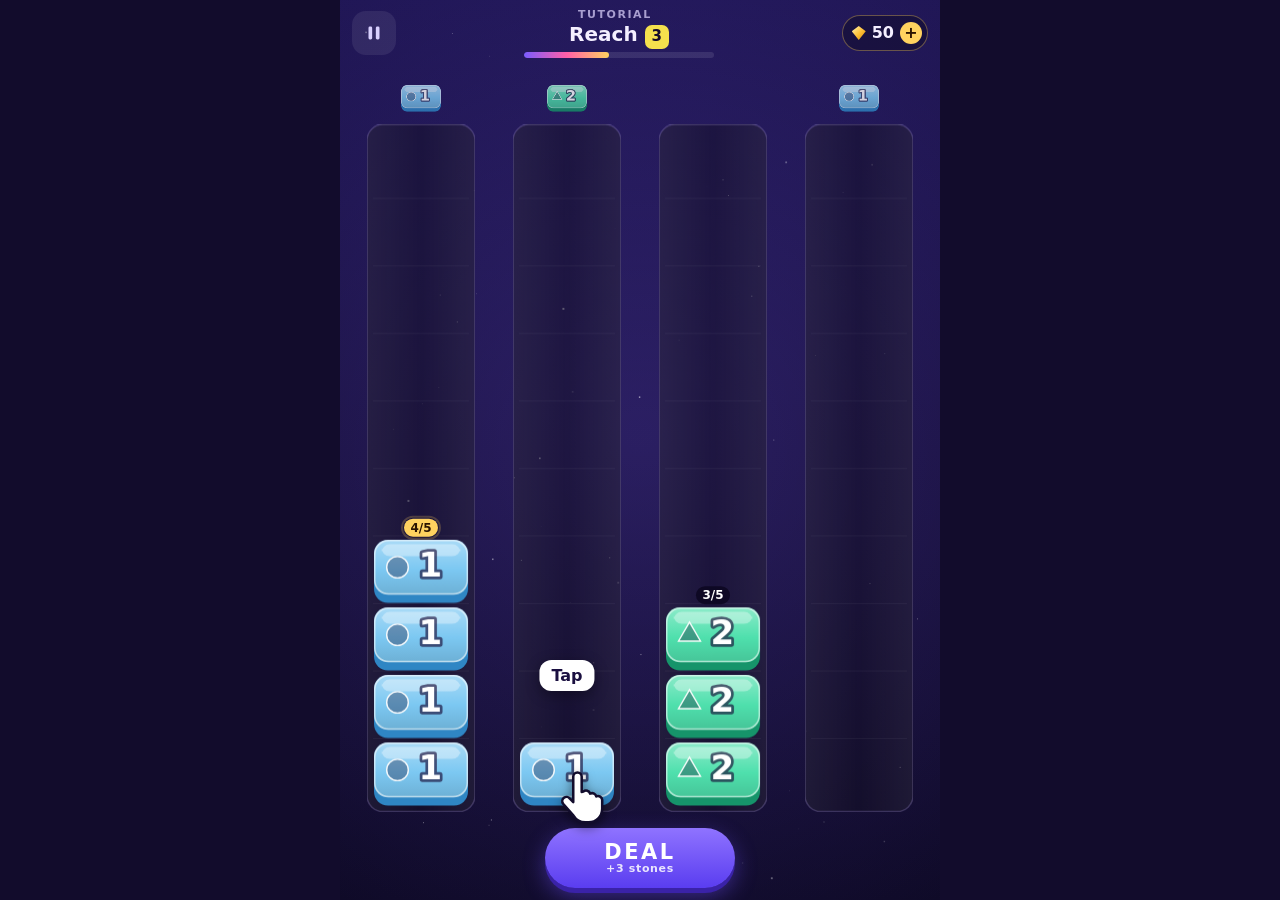
<file: index.html>
<!doctype html>
<html lang="en">
<head>
<meta charset="utf-8">
<meta name="viewport" content="width=device-width,initial-scale=1,maximum-scale=1,user-scalable=no,viewport-fit=cover">
<meta name="theme-color" content="#120c2c">
<title>Rune Rise — stack, fuse, ascend</title>
<meta name="description" content="Rune Rise: a one-thumb stacking and fusing puzzle. Stack matching rune stones, fuse five into the next tier, and keep the pillars from overflowing.">
<link rel="icon" href="icon.svg" type="image/svg+xml">
<link rel="manifest" href="manifest.webmanifest">
<link rel="stylesheet" href="style.css">
<script>window.RR_BUILD={target:"web"};</script>

</head>
<body>
<div id="app">
  <canvas id="cv" aria-label="Game board"></canvas>

  <header id="hud">
    <button id="btnPause" class="hbtn" aria-label="Pause"><svg viewBox="0 0 24 24"><rect x="6" y="5" width="4" height="14" rx="1.5"/><rect x="14" y="5" width="4" height="14" rx="1.5"/></svg></button>
    <div id="goal">
      <div id="goalTop"><span id="goalLbl">LEVEL 1</span><span id="dealsLeft"></span></div>
      <div id="goalMain"><span id="goalTxt"></span></div>
      <div id="goalBar"><i id="goalFill"></i></div>
    </div>
    <button id="btnShards" class="pill" aria-label="Shards"><i class="gem"></i><span id="shards">0</span><b id="shardPlus">+</b></button>
  </header>

  <footer id="bar">
    <button id="btnUndo" class="tool" aria-label="Undo"><svg viewBox="0 0 24 24"><path d="M9 7H4V2M4.5 7.5A8 8 0 1 1 4 13" fill="none" stroke-width="2.6" stroke-linecap="round" stroke-linejoin="round"/></svg><em id="undoTag"></em></button>
    <button id="btnDeal" class="deal" aria-label="Deal new stones"><span id="dealTxt">DEAL</span><small id="dealSub"></small></button>
    <button id="btnShatter" class="tool" aria-label="Shatter booster"><svg viewBox="0 0 24 24"><path d="M12 2l2.2 6.3L20.5 6l-3.6 5.6L22 14l-6.4.7L16 21l-4-4.8L8 21l.4-6.3L2 14l5.1-2.4L3.5 6l6.3 2.3z"/></svg><em id="shatterTag"></em></button>
  </footer>

  <div id="coach" aria-hidden="true"><div id="hand"></div><div id="bubble"></div></div>
  <div id="toast" role="status"></div>
  <div id="flash"></div>

  <!-- main menu -->
  <section id="menu" class="overlay show">
    <div class="menuwrap">
      <div class="logo"><div class="stone s1">1</div><div class="stone s2">2</div><div class="stone s3">3</div></div>
      <h1>RUNE <b>RISE</b></h1>
      <button id="btnPlay" class="btn primary big"><span id="playLbl">Play</span><small id="playSub"></small></button>
      <div class="modes">
        <button id="btnEndless" class="mode"><b>Endless</b><small id="endlessSub">Best 0</small></button>
        <button id="btnDaily" class="mode"><b>Daily Rune</b><small id="dailySub">#1</small></button>
      </div>
      <div class="iconrow">
        <button id="btnLevels" class="ibtn" aria-label="Levels"><svg viewBox="0 0 24 24"><path d="M4 4h6v6H4zM14 4h6v6h-6zM4 14h6v6H4zM14 14h6v6h-6z"/></svg><span>Levels</span></button>
        <button id="btnShop" class="ibtn" aria-label="Shop"><svg viewBox="0 0 24 24"><path d="M12 2l7 7-7 13L5 9z"/></svg><span>Shop</span></button>
        <button id="btnSettings" class="ibtn" aria-label="Settings"><svg viewBox="0 0 24 24"><path d="M12 8.5a3.5 3.5 0 1 0 0 7 3.5 3.5 0 0 0 0-7zm9 4.7v-2.4l-2.5-.6a7 7 0 0 0-.7-1.7l1.3-2.2-1.7-1.7-2.2 1.3a7 7 0 0 0-1.7-.7L13.2 3h-2.4l-.6 2.5a7 7 0 0 0-1.7.7L6.3 4.9 4.6 6.6l1.3 2.2a7 7 0 0 0-.7 1.7L2.7 11v2.4l2.5.6c.2.6.4 1.2.7 1.7l-1.3 2.2 1.7 1.7 2.2-1.3c.5.3 1.1.5 1.7.7l.6 2.5h2.4l.6-2.5c.6-.2 1.2-.4 1.7-.7l2.2 1.3 1.7-1.7-1.3-2.2c.3-.5.5-1.1.7-1.7z"/></svg><span>Settings</span></button>
      </div>
    </div>
  </section>

  <section id="levels" class="overlay sheet">
    <div class="card"><h2>Levels</h2><div id="levelGrid"></div><button class="btn ghost" data-close>Close</button></div>
  </section>

  <section id="pause" class="overlay">
    <div class="card"><h2>Paused</h2>
      <button id="btnResume" class="btn primary big">Resume</button>
      <button id="btnRestart" class="btn secondary">Restart</button>
      <button id="btnPauseSettings" class="btn ghost">Settings</button>
      <button id="btnHome" class="btn ghost">Main menu</button>
    </div>
  </section>

  <section id="settings" class="overlay">
    <div class="card"><h2>Settings</h2>
      <div id="toggles"></div>
      <button id="btnTutorial" class="btn ghost">Replay tutorial</button>
      <button id="btnRestore" class="btn ghost">Restore purchases</button>
      <button class="btn secondary" data-close>Done</button>
    </div>
  </section>

  <section id="result" class="overlay">
    <div class="card result">
      <div id="resStars"></div>
      <h2 id="resTitle"></h2>
      <div id="resBig" class="bignum"></div>
      <div id="resMeta" class="meta"></div>
      <div id="resReward" class="reward"></div>
      <div id="resBtns"></div>
      <pre id="shareTxt"></pre>
    </div>
  </section>

  <section id="shop" class="overlay sheet">
    <div class="card"><h2>Shop</h2>
      <div id="shopList"></div>
      <button id="btnFreeShards" class="btn secondary">Free 25 <i class="gem"></i> <em class="ad">AD</em></button>
      <button class="btn ghost" data-close>Close</button>
    </div>
  </section>
</div>
<script src="ads.js"></script>
<script src="iap.js"></script>
<script src="core.js"></script>
<script src="game.js"></script>
</body>
</html>
</file>
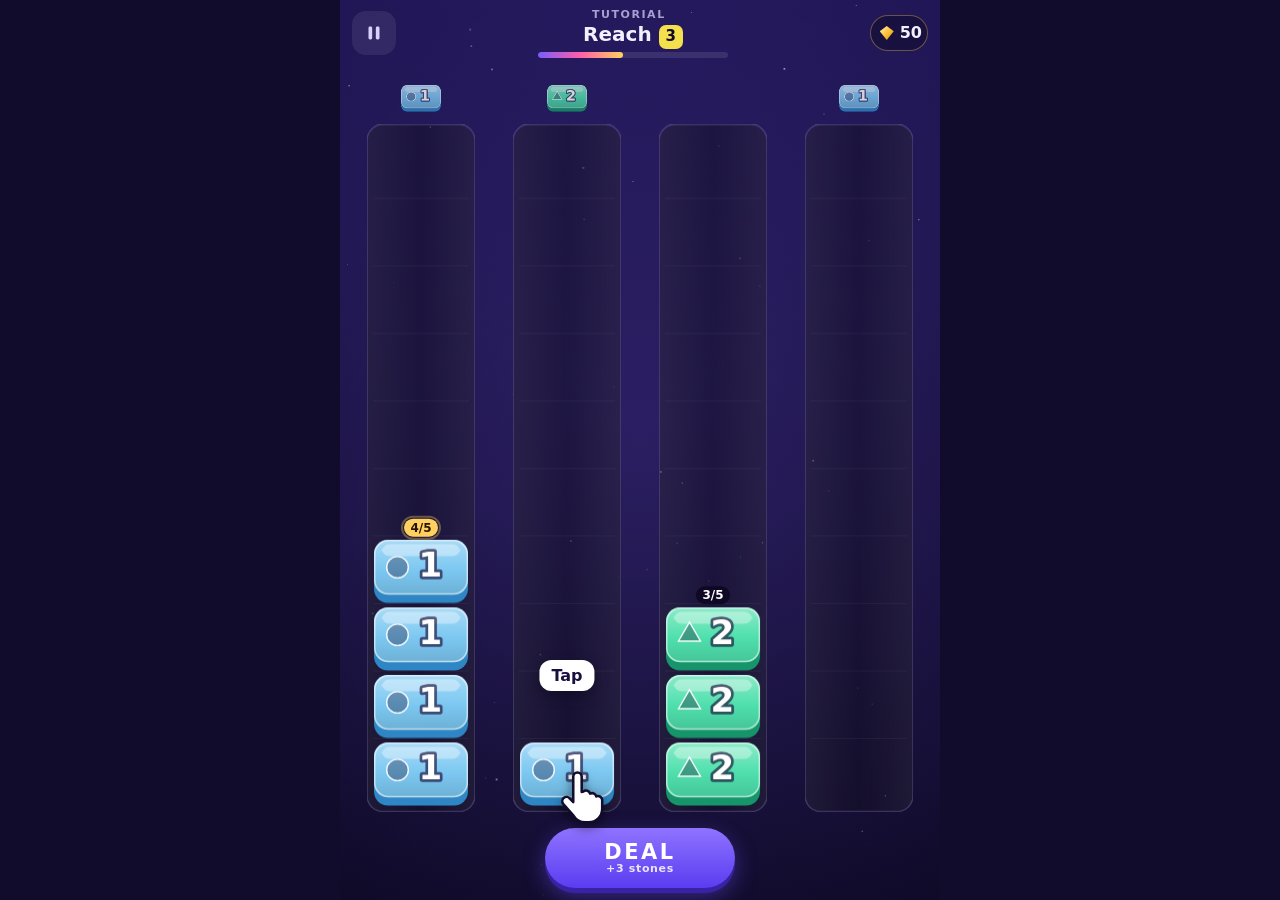
<file: licence/index.html>
<!doctype html>
<html lang="en">
<head>
<meta charset="utf-8">
<meta name="viewport" content="width=device-width,initial-scale=1,maximum-scale=1,user-scalable=no,viewport-fit=cover">
<meta name="theme-color" content="#120c2c">
<title>Rune Rise — stack, fuse, ascend</title>
<meta name="description" content="Rune Rise: a one-thumb stacking and fusing puzzle. Stack matching rune stones, fuse five into the next tier, and keep the pillars from overflowing.">
<link rel="icon" href="icon.svg" type="image/svg+xml">
<link rel="stylesheet" href="style.css">
<script>window.RR_BUILD={target:"licence",ads:false,shop:false,shareLink:false};</script>

</head>
<body>
<div id="app">
  <canvas id="cv" aria-label="Game board"></canvas>

  <header id="hud">
    <button id="btnPause" class="hbtn" aria-label="Pause"><svg viewBox="0 0 24 24"><rect x="6" y="5" width="4" height="14" rx="1.5"/><rect x="14" y="5" width="4" height="14" rx="1.5"/></svg></button>
    <div id="goal">
      <div id="goalTop"><span id="goalLbl">LEVEL 1</span><span id="dealsLeft"></span></div>
      <div id="goalMain"><span id="goalTxt"></span></div>
      <div id="goalBar"><i id="goalFill"></i></div>
    </div>
    <button id="btnShards" class="pill" aria-label="Shards"><i class="gem"></i><span id="shards">0</span><b id="shardPlus">+</b></button>
  </header>

  <footer id="bar">
    <button id="btnUndo" class="tool" aria-label="Undo"><svg viewBox="0 0 24 24"><path d="M9 7H4V2M4.5 7.5A8 8 0 1 1 4 13" fill="none" stroke-width="2.6" stroke-linecap="round" stroke-linejoin="round"/></svg><em id="undoTag"></em></button>
    <button id="btnDeal" class="deal" aria-label="Deal new stones"><span id="dealTxt">DEAL</span><small id="dealSub"></small></button>
    <button id="btnShatter" class="tool" aria-label="Shatter booster"><svg viewBox="0 0 24 24"><path d="M12 2l2.2 6.3L20.5 6l-3.6 5.6L22 14l-6.4.7L16 21l-4-4.8L8 21l.4-6.3L2 14l5.1-2.4L3.5 6l6.3 2.3z"/></svg><em id="shatterTag"></em></button>
  </footer>

  <div id="coach" aria-hidden="true"><div id="hand"></div><div id="bubble"></div></div>
  <div id="toast" role="status"></div>
  <div id="flash"></div>

  <!-- main menu -->
  <section id="menu" class="overlay show">
    <div class="menuwrap">
      <div class="logo"><div class="stone s1">1</div><div class="stone s2">2</div><div class="stone s3">3</div></div>
      <h1>RUNE <b>RISE</b></h1>
      <button id="btnPlay" class="btn primary big"><span id="playLbl">Play</span><small id="playSub"></small></button>
      <div class="modes">
        <button id="btnEndless" class="mode"><b>Endless</b><small id="endlessSub">Best 0</small></button>
        <button id="btnDaily" class="mode"><b>Daily Rune</b><small id="dailySub">#1</small></button>
      </div>
      <div class="iconrow">
        <button id="btnLevels" class="ibtn" aria-label="Levels"><svg viewBox="0 0 24 24"><path d="M4 4h6v6H4zM14 4h6v6h-6zM4 14h6v6H4zM14 14h6v6h-6z"/></svg><span>Levels</span></button>
        <button id="btnShop" class="ibtn" aria-label="Shop"><svg viewBox="0 0 24 24"><path d="M12 2l7 7-7 13L5 9z"/></svg><span>Shop</span></button>
        <button id="btnSettings" class="ibtn" aria-label="Settings"><svg viewBox="0 0 24 24"><path d="M12 8.5a3.5 3.5 0 1 0 0 7 3.5 3.5 0 0 0 0-7zm9 4.7v-2.4l-2.5-.6a7 7 0 0 0-.7-1.7l1.3-2.2-1.7-1.7-2.2 1.3a7 7 0 0 0-1.7-.7L13.2 3h-2.4l-.6 2.5a7 7 0 0 0-1.7.7L6.3 4.9 4.6 6.6l1.3 2.2a7 7 0 0 0-.7 1.7L2.7 11v2.4l2.5.6c.2.6.4 1.2.7 1.7l-1.3 2.2 1.7 1.7 2.2-1.3c.5.3 1.1.5 1.7.7l.6 2.5h2.4l.6-2.5c.6-.2 1.2-.4 1.7-.7l2.2 1.3 1.7-1.7-1.3-2.2c.3-.5.5-1.1.7-1.7z"/></svg><span>Settings</span></button>
      </div>
    </div>
  </section>

  <section id="levels" class="overlay sheet">
    <div class="card"><h2>Levels</h2><div id="levelGrid"></div><button class="btn ghost" data-close>Close</button></div>
  </section>

  <section id="pause" class="overlay">
    <div class="card"><h2>Paused</h2>
      <button id="btnResume" class="btn primary big">Resume</button>
      <button id="btnRestart" class="btn secondary">Restart</button>
      <button id="btnPauseSettings" class="btn ghost">Settings</button>
      <button id="btnHome" class="btn ghost">Main menu</button>
    </div>
  </section>

  <section id="settings" class="overlay">
    <div class="card"><h2>Settings</h2>
      <div id="toggles"></div>
      <button id="btnTutorial" class="btn ghost">Replay tutorial</button>
      <button id="btnRestore" class="btn ghost">Restore purchases</button>
      <button class="btn secondary" data-close>Done</button>
    </div>
  </section>

  <section id="result" class="overlay">
    <div class="card result">
      <div id="resStars"></div>
      <h2 id="resTitle"></h2>
      <div id="resBig" class="bignum"></div>
      <div id="resMeta" class="meta"></div>
      <div id="resReward" class="reward"></div>
      <div id="resBtns"></div>
      <pre id="shareTxt"></pre>
    </div>
  </section>

  <section id="shop" class="overlay sheet">
    <div class="card"><h2>Shop</h2>
      <div id="shopList"></div>
      <button id="btnFreeShards" class="btn secondary">Free 25 <i class="gem"></i> <em class="ad">AD</em></button>
      <button class="btn ghost" data-close>Close</button>
    </div>
  </section>
</div>
<script src="ads.js"></script>
<script src="core.js"></script>
<script src="game.js"></script>
</body>
</html>
</file>
<file: style.css>
:root{--bg:#120c2c;--panel:#1d1544;--ink:#f4efff;--mute:#a99fd0;--gold:#ffd25f;--ok:#4ef0a0;--bad:#ff4f7a;--violet:#7a5cff;
  --st:env(safe-area-inset-top,0px);--sb:env(safe-area-inset-bottom,0px)}
*{box-sizing:border-box;-webkit-tap-highlight-color:transparent}
html,body{margin:0;height:100%;background:var(--bg);color:var(--ink);font-family:ui-rounded,"SF Pro Rounded",system-ui,-apple-system,"Segoe UI",Roboto,sans-serif;overflow:hidden;touch-action:none;user-select:none;-webkit-user-select:none;overscroll-behavior:none}
#app{position:fixed;inset:0;max-width:600px;margin:0 auto;overflow:hidden;contain:strict}
#cv{position:absolute;inset:0;width:100%;height:100%;display:block}
button{font:inherit;color:inherit;border:0;background:none;cursor:pointer;padding:0}
svg{fill:currentColor;stroke:currentColor;stroke-width:0}
.gem{display:inline-block;width:14px;height:14px;background:linear-gradient(135deg,#fff3b0,#ffc23a 50%,#d98a00);clip-path:polygon(50% 0,100% 38%,50% 100%,0 38%);vertical-align:-1px}

/* HUD: one slim row */
#hud{position:absolute;left:0;right:0;top:0;display:flex;align-items:center;gap:10px;padding:calc(var(--st) + 8px) 12px 0;pointer-events:none}
#hud>*{pointer-events:auto}
.hbtn{width:44px;height:44px;border-radius:14px;background:rgba(255,255,255,.08);display:grid;place-items:center;color:#d9d0ff}
.hbtn svg{width:22px;height:22px}
#goal{flex:1;min-width:0;display:flex;flex-direction:column;align-items:center;gap:3px}
#goalTop{display:flex;gap:8px;font-size:11px;font-weight:800;letter-spacing:.14em;color:var(--mute)}
#dealsLeft{color:var(--gold)}
#goalMain{font-size:20px;font-weight:900;line-height:1.05;white-space:nowrap;display:flex;align-items:center;gap:6px;font-variant-numeric:tabular-nums}
#goalMain .chip{display:inline-grid;place-items:center;min-width:24px;height:24px;padding:0 4px;border-radius:7px;font-size:15px;color:#140b2b;font-weight:900}
#goalBar{width:min(190px,60%);height:6px;border-radius:3px;background:rgba(255,255,255,.1);overflow:hidden}
#goalFill{display:block;height:100%;width:0;border-radius:3px;background:linear-gradient(90deg,#7a5cff,#ff5fa8,#ffd25f);transition:width .35s cubic-bezier(.2,.8,.2,1)}
.pill{height:36px;padding:0 6px 0 10px;border-radius:18px;background:rgba(0,0,0,.28);box-shadow:inset 0 0 0 1px rgba(255,210,95,.35);display:flex;align-items:center;gap:6px;font-weight:900;font-variant-numeric:tabular-nums}
.pill b{width:22px;height:22px;border-radius:11px;background:var(--gold);color:#2a1300;font-size:16px;line-height:22px}
.pill.gain{animation:pop .35s cubic-bezier(.3,1.6,.5,1)}
@keyframes pop{40%{transform:scale(1.18)}}

/* bottom: thumb zone */
#bar{position:absolute;left:0;right:0;bottom:0;display:flex;gap:14px;align-items:center;justify-content:center;padding:6px 16px calc(var(--sb) + 12px)}
.tool{position:relative;width:56px;height:56px;border-radius:50%;background:rgba(255,255,255,.09);box-shadow:inset 0 0 0 1.5px rgba(255,255,255,.14);display:grid;place-items:center;color:#e6deff;transition:transform .12s,opacity .2s}
.tool svg{width:24px;height:24px}
#btnUndo svg{stroke:currentColor;fill:none}
.tool em{position:absolute;bottom:-6px;left:50%;transform:translateX(-50%);font-style:normal;font-size:10px;font-weight:900;padding:2px 6px;border-radius:8px;background:#bfa8ff;color:#1b0f40;white-space:nowrap}
.tool em.ad{background:var(--gold);color:#2a1300}
.tool:disabled{opacity:.3}
.tool.armed{background:rgba(255,210,95,.25);box-shadow:inset 0 0 0 2px var(--gold),0 0 22px rgba(255,210,95,.5)}
.tool.hide,.hide{visibility:hidden}
.deal{flex:0 1 190px;height:60px;border-radius:30px;font-weight:900;font-size:21px;letter-spacing:.12em;color:#fff;background:linear-gradient(180deg,#8f73ff,#5a3df0);box-shadow:0 5px 0 #3a22a8,0 8px 22px rgba(110,80,255,.45);display:flex;flex-direction:column;align-items:center;justify-content:center;line-height:1.05;transition:transform .07s,box-shadow .07s,filter .2s}
.deal small{font-size:11px;letter-spacing:.06em;font-weight:700;opacity:.85}
.deal:active,.deal.press{transform:translateY(4px);box-shadow:0 1px 0 #3a22a8,0 4px 14px rgba(110,80,255,.4)}
.deal.nudge{animation:nudge 1.1s ease-in-out infinite}
@keyframes nudge{0%,100%{transform:scale(1)}50%{transform:scale(1.06);filter:brightness(1.15)}}
.deal.warn{background:linear-gradient(180deg,#ff7b9b,#e0306a);box-shadow:0 5px 0 #8f1640,0 8px 22px rgba(255,60,120,.45)}
.deal.done{background:linear-gradient(180deg,#ffd25f,#ff9d3c);color:#2a1300;box-shadow:0 5px 0 #b05a12}
.deal:disabled{filter:grayscale(.6) brightness(.7)}

#toast{position:absolute;left:50%;top:calc(var(--st) + 86px);transform:translate(-50%,-6px);padding:8px 16px;border-radius:14px;background:rgba(14,8,40,.9);box-shadow:0 0 0 1px rgba(255,255,255,.1);font-weight:800;font-size:15px;opacity:0;transition:opacity .2s,transform .2s;pointer-events:none;white-space:nowrap;z-index:5}
#toast.show{opacity:1;transform:translate(-50%,0)}
#flash{position:absolute;inset:0;background:#fff;opacity:0;pointer-events:none;transition:opacity .25s}

/* coach (tutorial hand) */
#coach{position:absolute;inset:0;pointer-events:none;opacity:0;transition:opacity .2s;z-index:4}
#coach.on{opacity:1}
#hand{position:absolute;left:0;top:0;width:54px;height:54px;margin:-6px 0 0 -14px;background:no-repeat center/contain url("data:image/svg+xml,%3Csvg xmlns='http://www.w3.org/2000/svg' viewBox='0 0 64 64'%3E%3Cpath d='M24 8a5 5 0 0 1 10 0v18l2-.4a5 5 0 0 1 8 2.4l.3-.1a5 5 0 0 1 7 3.4 5 5 0 0 1 7 4.2V46c0 9-7 16-16 16h-4c-6 0-11-3-14-8L12 40a5 5 0 0 1 8-6l4 4z' fill='%23fff' stroke='%23120c2c' stroke-width='3' stroke-linejoin='round'/%3E%3C/svg%3E");filter:drop-shadow(0 4px 6px rgba(0,0,0,.5));animation:tap 1s ease-in-out infinite;transform-origin:30% 10%}
@keyframes tap{0%,100%{transform:translate(0,10px) scale(1)}45%{transform:translate(0,0) scale(.92)}}
#bubble{position:absolute;left:0;top:0;transform:translate(-50%,-100%);padding:6px 12px;border-radius:12px;background:#fff;color:#1a0f40;font-weight:900;font-size:16px;white-space:nowrap;box-shadow:0 4px 14px rgba(0,0,0,.35)}
#bubble:empty{display:none}

/* overlays */
.overlay{position:absolute;inset:0;display:flex;align-items:center;justify-content:center;background:rgba(9,5,26,.66);opacity:0;pointer-events:none;transition:opacity .2s;padding:calc(var(--st) + 16px) 16px calc(var(--sb) + 16px);z-index:10}
.overlay.show{opacity:1;pointer-events:auto}
.card{width:100%;max-width:360px;max-height:100%;overflow:auto;padding:24px 20px 20px;border-radius:28px;background:linear-gradient(180deg,#2a1f63,#1a1340);box-shadow:0 24px 60px rgba(0,0,0,.55),inset 0 0 0 1px rgba(255,255,255,.1);display:flex;flex-direction:column;gap:10px;text-align:center;transform:translateY(16px) scale(.96);transition:transform .28s cubic-bezier(.2,1.4,.4,1)}
.overlay.show .card{transform:none}
h2{margin:0 0 4px;font-size:24px;font-weight:900}
.btn{height:54px;border-radius:18px;font-weight:900;font-size:18px;position:relative;display:flex;align-items:center;justify-content:center;gap:6px;flex-direction:row;white-space:nowrap;line-height:1.1}
#btnPlay{flex-direction:column;gap:2px}
.btn small{font-size:12px;font-weight:700;opacity:.8}
.btn.big{height:64px;font-size:22px}
.btn.primary{background:linear-gradient(180deg,#ffd86b,#ff9d3c);color:#2a1300;box-shadow:0 5px 0 #b05a12,0 10px 24px rgba(255,160,60,.3)}
.btn.secondary{background:linear-gradient(180deg,#8f73ff,#5a3df0);box-shadow:0 5px 0 #3a22a8;color:#fff;flex-direction:row}
.btn.ghost{background:rgba(255,255,255,.08);flex-direction:row;font-size:16px;height:48px}
.btn:active{transform:translateY(3px)}
.btn:disabled{opacity:.4}
.btn em.ad,em.ad{font-style:normal;font-size:10px;font-weight:900;background:var(--gold);color:#2a1300;border-radius:6px;padding:2px 5px;margin-left:4px}
.meta{font-size:14px;color:var(--mute);white-space:pre-line}
.bignum{font-size:46px;font-weight:900;line-height:1;text-shadow:0 0 24px rgba(255,140,220,.5);font-variant-numeric:tabular-nums}
.reward{font-weight:900;color:var(--gold);font-size:18px}
.reward:empty{display:none}
#resBtns{display:flex;flex-direction:column;gap:10px;margin-top:6px}
#resStars{display:flex;justify-content:center;gap:6px;height:56px;margin-top:-8px}
#resStars:empty{display:none}
.star{width:50px;height:50px;clip-path:polygon(50% 0,61% 35%,98% 35%,68% 57%,79% 91%,50% 70%,21% 91%,32% 57%,2% 35%,39% 35%);background:rgba(255,255,255,.12);transform:scale(.4);opacity:0;transition:transform .45s cubic-bezier(.3,1.8,.5,1),opacity .2s}
.star.mid{margin-top:-8px;width:56px;height:56px}
.star.on{background:linear-gradient(180deg,#fff3b0,#ffc23a 60%,#e08a00)}
.star.in{transform:none;opacity:1}
#shareTxt{display:none;margin:0;font:12px/1.45 ui-monospace,Menlo,monospace;background:rgba(0,0,0,.3);padding:8px 10px;border-radius:12px;text-align:left;white-space:pre-wrap}

/* menu */
#menu{background:radial-gradient(120% 80% at 50% 20%,rgba(122,92,255,.35),rgba(9,5,26,.92) 70%)}
.menuwrap{width:100%;max-width:360px;display:flex;flex-direction:column;gap:12px;align-items:stretch;text-align:center}
h1{margin:0 0 14px;font-size:46px;font-weight:900;letter-spacing:.06em;line-height:1}
h1 b{background:linear-gradient(90deg,#ffd25f,#ff5fa8);-webkit-background-clip:text;background-clip:text;color:transparent}
.logo{display:flex;justify-content:center;align-items:flex-end;gap:6px;height:96px}
.stone{width:62px;height:46px;border-radius:13px;display:grid;place-items:center;font-weight:900;font-size:26px;color:#fff;text-shadow:0 2px 0 rgba(0,0,0,.35);box-shadow:inset 0 -7px 0 rgba(0,0,0,.25),inset 0 3px 0 rgba(255,255,255,.4);animation:bob 2.4s ease-in-out infinite}
.stone.s1{background:#56b4e9}.stone.s2{background:#3ed1a0;animation-delay:.2s;margin-bottom:22px}.stone.s3{background:#e9c400;animation-delay:.4s;margin-bottom:44px}
@keyframes bob{50%{transform:translateY(-6px)}}
.modes{display:grid;grid-template-columns:1fr 1fr;gap:10px}
.mode{height:66px;border-radius:18px;background:rgba(255,255,255,.08);box-shadow:inset 0 0 0 1px rgba(255,255,255,.1);display:flex;flex-direction:column;align-items:center;justify-content:center;gap:2px}
.mode b{font-size:17px}.mode small{font-size:12px;color:var(--mute);font-weight:700}
.iconrow{display:flex;justify-content:center;gap:18px;margin-top:8px}
.ibtn{display:flex;flex-direction:column;align-items:center;gap:4px;font-size:12px;font-weight:800;color:var(--mute)}
.ibtn svg{width:46px;height:46px;padding:12px;border-radius:16px;background:rgba(255,255,255,.08);color:#e6deff}

/* level grid */
#levelGrid{display:grid;grid-template-columns:repeat(5,1fr);gap:8px;max-height:56vh;overflow:auto;padding:4px}
.lv{aspect-ratio:1;border-radius:14px;background:rgba(255,255,255,.08);font-weight:900;font-size:18px;display:flex;flex-direction:column;align-items:center;justify-content:center;gap:1px}
.lv small{font-size:9px;letter-spacing:1px;color:var(--gold)}
.lv.cur{background:linear-gradient(180deg,#8f73ff,#5a3df0)}
.lv:disabled{opacity:.3}

/* settings */
.tg{display:flex;align-items:center;justify-content:space-between;height:48px;padding:0 6px;font-weight:800;font-size:16px}
.sw{width:52px;height:30px;border-radius:15px;background:rgba(255,255,255,.15);position:relative;transition:background .2s}
.sw::after{content:"";position:absolute;top:3px;left:3px;width:24px;height:24px;border-radius:50%;background:#fff;transition:transform .2s}
.sw.on{background:var(--ok)}.sw.on::after{transform:translateX(22px)}

/* shop */
#shopList{display:flex;flex-direction:column;gap:8px}
.sku{display:flex;align-items:center;justify-content:space-between;gap:10px;padding:12px 12px 12px 14px;border-radius:18px;background:rgba(255,255,255,.07);text-align:left}
.sku.hot{box-shadow:inset 0 0 0 2px var(--gold)}
.sku b{display:block;font-size:16px}.sku span{font-size:12px;color:var(--mute)}
.sku .btn{height:42px;min-width:86px;font-size:15px;padding:0 12px;flex-direction:row}
.sheet .card{max-height:calc(100% - 10px)}

.reduce *{animation:none!important;transition:none!important}
@media (prefers-reduced-motion:reduce){.stone,#hand{animation:none}}

.inmenu #hud,.inmenu #bar{opacity:0;pointer-events:none}
#hud,#bar{transition:opacity .25s}
#menu{background:radial-gradient(120% 70% at 50% 28%,#3a2a8a 0%,#1a1245 45%,#0c0822 100%)}
#menu{align-items:flex-end;padding-bottom:calc(var(--sb) + 7vh)}
</file>
<file: licence/style.css>
:root{--bg:#120c2c;--panel:#1d1544;--ink:#f4efff;--mute:#a99fd0;--gold:#ffd25f;--ok:#4ef0a0;--bad:#ff4f7a;--violet:#7a5cff;
  --st:env(safe-area-inset-top,0px);--sb:env(safe-area-inset-bottom,0px)}
*{box-sizing:border-box;-webkit-tap-highlight-color:transparent}
html,body{margin:0;height:100%;background:var(--bg);color:var(--ink);font-family:ui-rounded,"SF Pro Rounded",system-ui,-apple-system,"Segoe UI",Roboto,sans-serif;overflow:hidden;touch-action:none;user-select:none;-webkit-user-select:none;overscroll-behavior:none}
#app{position:fixed;inset:0;max-width:600px;margin:0 auto;overflow:hidden;contain:strict}
#cv{position:absolute;inset:0;width:100%;height:100%;display:block}
button{font:inherit;color:inherit;border:0;background:none;cursor:pointer;padding:0}
svg{fill:currentColor;stroke:currentColor;stroke-width:0}
.gem{display:inline-block;width:14px;height:14px;background:linear-gradient(135deg,#fff3b0,#ffc23a 50%,#d98a00);clip-path:polygon(50% 0,100% 38%,50% 100%,0 38%);vertical-align:-1px}

/* HUD: one slim row */
#hud{position:absolute;left:0;right:0;top:0;display:flex;align-items:center;gap:10px;padding:calc(var(--st) + 8px) 12px 0;pointer-events:none}
#hud>*{pointer-events:auto}
.hbtn{width:44px;height:44px;border-radius:14px;background:rgba(255,255,255,.08);display:grid;place-items:center;color:#d9d0ff}
.hbtn svg{width:22px;height:22px}
#goal{flex:1;min-width:0;display:flex;flex-direction:column;align-items:center;gap:3px}
#goalTop{display:flex;gap:8px;font-size:11px;font-weight:800;letter-spacing:.14em;color:var(--mute)}
#dealsLeft{color:var(--gold)}
#goalMain{font-size:20px;font-weight:900;line-height:1.05;white-space:nowrap;display:flex;align-items:center;gap:6px;font-variant-numeric:tabular-nums}
#goalMain .chip{display:inline-grid;place-items:center;min-width:24px;height:24px;padding:0 4px;border-radius:7px;font-size:15px;color:#140b2b;font-weight:900}
#goalBar{width:min(190px,60%);height:6px;border-radius:3px;background:rgba(255,255,255,.1);overflow:hidden}
#goalFill{display:block;height:100%;width:0;border-radius:3px;background:linear-gradient(90deg,#7a5cff,#ff5fa8,#ffd25f);transition:width .35s cubic-bezier(.2,.8,.2,1)}
.pill{height:36px;padding:0 6px 0 10px;border-radius:18px;background:rgba(0,0,0,.28);box-shadow:inset 0 0 0 1px rgba(255,210,95,.35);display:flex;align-items:center;gap:6px;font-weight:900;font-variant-numeric:tabular-nums}
.pill b{width:22px;height:22px;border-radius:11px;background:var(--gold);color:#2a1300;font-size:16px;line-height:22px}
.pill.gain{animation:pop .35s cubic-bezier(.3,1.6,.5,1)}
@keyframes pop{40%{transform:scale(1.18)}}

/* bottom: thumb zone */
#bar{position:absolute;left:0;right:0;bottom:0;display:flex;gap:14px;align-items:center;justify-content:center;padding:6px 16px calc(var(--sb) + 12px)}
.tool{position:relative;width:56px;height:56px;border-radius:50%;background:rgba(255,255,255,.09);box-shadow:inset 0 0 0 1.5px rgba(255,255,255,.14);display:grid;place-items:center;color:#e6deff;transition:transform .12s,opacity .2s}
.tool svg{width:24px;height:24px}
#btnUndo svg{stroke:currentColor;fill:none}
.tool em{position:absolute;bottom:-6px;left:50%;transform:translateX(-50%);font-style:normal;font-size:10px;font-weight:900;padding:2px 6px;border-radius:8px;background:#bfa8ff;color:#1b0f40;white-space:nowrap}
.tool em.ad{background:var(--gold);color:#2a1300}
.tool:disabled{opacity:.3}
.tool.armed{background:rgba(255,210,95,.25);box-shadow:inset 0 0 0 2px var(--gold),0 0 22px rgba(255,210,95,.5)}
.tool.hide,.hide{visibility:hidden}
.deal{flex:0 1 190px;height:60px;border-radius:30px;font-weight:900;font-size:21px;letter-spacing:.12em;color:#fff;background:linear-gradient(180deg,#8f73ff,#5a3df0);box-shadow:0 5px 0 #3a22a8,0 8px 22px rgba(110,80,255,.45);display:flex;flex-direction:column;align-items:center;justify-content:center;line-height:1.05;transition:transform .07s,box-shadow .07s,filter .2s}
.deal small{font-size:11px;letter-spacing:.06em;font-weight:700;opacity:.85}
.deal:active,.deal.press{transform:translateY(4px);box-shadow:0 1px 0 #3a22a8,0 4px 14px rgba(110,80,255,.4)}
.deal.nudge{animation:nudge 1.1s ease-in-out infinite}
@keyframes nudge{0%,100%{transform:scale(1)}50%{transform:scale(1.06);filter:brightness(1.15)}}
.deal.warn{background:linear-gradient(180deg,#ff7b9b,#e0306a);box-shadow:0 5px 0 #8f1640,0 8px 22px rgba(255,60,120,.45)}
.deal.done{background:linear-gradient(180deg,#ffd25f,#ff9d3c);color:#2a1300;box-shadow:0 5px 0 #b05a12}
.deal:disabled{filter:grayscale(.6) brightness(.7)}

#toast{position:absolute;left:50%;top:calc(var(--st) + 86px);transform:translate(-50%,-6px);padding:8px 16px;border-radius:14px;background:rgba(14,8,40,.9);box-shadow:0 0 0 1px rgba(255,255,255,.1);font-weight:800;font-size:15px;opacity:0;transition:opacity .2s,transform .2s;pointer-events:none;white-space:nowrap;z-index:5}
#toast.show{opacity:1;transform:translate(-50%,0)}
#flash{position:absolute;inset:0;background:#fff;opacity:0;pointer-events:none;transition:opacity .25s}

/* coach (tutorial hand) */
#coach{position:absolute;inset:0;pointer-events:none;opacity:0;transition:opacity .2s;z-index:4}
#coach.on{opacity:1}
#hand{position:absolute;left:0;top:0;width:54px;height:54px;margin:-6px 0 0 -14px;background:no-repeat center/contain url("data:image/svg+xml,%3Csvg xmlns='http://www.w3.org/2000/svg' viewBox='0 0 64 64'%3E%3Cpath d='M24 8a5 5 0 0 1 10 0v18l2-.4a5 5 0 0 1 8 2.4l.3-.1a5 5 0 0 1 7 3.4 5 5 0 0 1 7 4.2V46c0 9-7 16-16 16h-4c-6 0-11-3-14-8L12 40a5 5 0 0 1 8-6l4 4z' fill='%23fff' stroke='%23120c2c' stroke-width='3' stroke-linejoin='round'/%3E%3C/svg%3E");filter:drop-shadow(0 4px 6px rgba(0,0,0,.5));animation:tap 1s ease-in-out infinite;transform-origin:30% 10%}
@keyframes tap{0%,100%{transform:translate(0,10px) scale(1)}45%{transform:translate(0,0) scale(.92)}}
#bubble{position:absolute;left:0;top:0;transform:translate(-50%,-100%);padding:6px 12px;border-radius:12px;background:#fff;color:#1a0f40;font-weight:900;font-size:16px;white-space:nowrap;box-shadow:0 4px 14px rgba(0,0,0,.35)}
#bubble:empty{display:none}

/* overlays */
.overlay{position:absolute;inset:0;display:flex;align-items:center;justify-content:center;background:rgba(9,5,26,.66);opacity:0;pointer-events:none;transition:opacity .2s;padding:calc(var(--st) + 16px) 16px calc(var(--sb) + 16px);z-index:10}
.overlay.show{opacity:1;pointer-events:auto}
.card{width:100%;max-width:360px;max-height:100%;overflow:auto;padding:24px 20px 20px;border-radius:28px;background:linear-gradient(180deg,#2a1f63,#1a1340);box-shadow:0 24px 60px rgba(0,0,0,.55),inset 0 0 0 1px rgba(255,255,255,.1);display:flex;flex-direction:column;gap:10px;text-align:center;transform:translateY(16px) scale(.96);transition:transform .28s cubic-bezier(.2,1.4,.4,1)}
.overlay.show .card{transform:none}
h2{margin:0 0 4px;font-size:24px;font-weight:900}
.btn{height:54px;border-radius:18px;font-weight:900;font-size:18px;position:relative;display:flex;align-items:center;justify-content:center;gap:6px;flex-direction:row;white-space:nowrap;line-height:1.1}
#btnPlay{flex-direction:column;gap:2px}
.btn small{font-size:12px;font-weight:700;opacity:.8}
.btn.big{height:64px;font-size:22px}
.btn.primary{background:linear-gradient(180deg,#ffd86b,#ff9d3c);color:#2a1300;box-shadow:0 5px 0 #b05a12,0 10px 24px rgba(255,160,60,.3)}
.btn.secondary{background:linear-gradient(180deg,#8f73ff,#5a3df0);box-shadow:0 5px 0 #3a22a8;color:#fff;flex-direction:row}
.btn.ghost{background:rgba(255,255,255,.08);flex-direction:row;font-size:16px;height:48px}
.btn:active{transform:translateY(3px)}
.btn:disabled{opacity:.4}
.btn em.ad,em.ad{font-style:normal;font-size:10px;font-weight:900;background:var(--gold);color:#2a1300;border-radius:6px;padding:2px 5px;margin-left:4px}
.meta{font-size:14px;color:var(--mute);white-space:pre-line}
.bignum{font-size:46px;font-weight:900;line-height:1;text-shadow:0 0 24px rgba(255,140,220,.5);font-variant-numeric:tabular-nums}
.reward{font-weight:900;color:var(--gold);font-size:18px}
.reward:empty{display:none}
#resBtns{display:flex;flex-direction:column;gap:10px;margin-top:6px}
#resStars{display:flex;justify-content:center;gap:6px;height:56px;margin-top:-8px}
#resStars:empty{display:none}
.star{width:50px;height:50px;clip-path:polygon(50% 0,61% 35%,98% 35%,68% 57%,79% 91%,50% 70%,21% 91%,32% 57%,2% 35%,39% 35%);background:rgba(255,255,255,.12);transform:scale(.4);opacity:0;transition:transform .45s cubic-bezier(.3,1.8,.5,1),opacity .2s}
.star.mid{margin-top:-8px;width:56px;height:56px}
.star.on{background:linear-gradient(180deg,#fff3b0,#ffc23a 60%,#e08a00)}
.star.in{transform:none;opacity:1}
#shareTxt{display:none;margin:0;font:12px/1.45 ui-monospace,Menlo,monospace;background:rgba(0,0,0,.3);padding:8px 10px;border-radius:12px;text-align:left;white-space:pre-wrap}

/* menu */
#menu{background:radial-gradient(120% 80% at 50% 20%,rgba(122,92,255,.35),rgba(9,5,26,.92) 70%)}
.menuwrap{width:100%;max-width:360px;display:flex;flex-direction:column;gap:12px;align-items:stretch;text-align:center}
h1{margin:0 0 14px;font-size:46px;font-weight:900;letter-spacing:.06em;line-height:1}
h1 b{background:linear-gradient(90deg,#ffd25f,#ff5fa8);-webkit-background-clip:text;background-clip:text;color:transparent}
.logo{display:flex;justify-content:center;align-items:flex-end;gap:6px;height:96px}
.stone{width:62px;height:46px;border-radius:13px;display:grid;place-items:center;font-weight:900;font-size:26px;color:#fff;text-shadow:0 2px 0 rgba(0,0,0,.35);box-shadow:inset 0 -7px 0 rgba(0,0,0,.25),inset 0 3px 0 rgba(255,255,255,.4);animation:bob 2.4s ease-in-out infinite}
.stone.s1{background:#56b4e9}.stone.s2{background:#3ed1a0;animation-delay:.2s;margin-bottom:22px}.stone.s3{background:#e9c400;animation-delay:.4s;margin-bottom:44px}
@keyframes bob{50%{transform:translateY(-6px)}}
.modes{display:grid;grid-template-columns:1fr 1fr;gap:10px}
.mode{height:66px;border-radius:18px;background:rgba(255,255,255,.08);box-shadow:inset 0 0 0 1px rgba(255,255,255,.1);display:flex;flex-direction:column;align-items:center;justify-content:center;gap:2px}
.mode b{font-size:17px}.mode small{font-size:12px;color:var(--mute);font-weight:700}
.iconrow{display:flex;justify-content:center;gap:18px;margin-top:8px}
.ibtn{display:flex;flex-direction:column;align-items:center;gap:4px;font-size:12px;font-weight:800;color:var(--mute)}
.ibtn svg{width:46px;height:46px;padding:12px;border-radius:16px;background:rgba(255,255,255,.08);color:#e6deff}

/* level grid */
#levelGrid{display:grid;grid-template-columns:repeat(5,1fr);gap:8px;max-height:56vh;overflow:auto;padding:4px}
.lv{aspect-ratio:1;border-radius:14px;background:rgba(255,255,255,.08);font-weight:900;font-size:18px;display:flex;flex-direction:column;align-items:center;justify-content:center;gap:1px}
.lv small{font-size:9px;letter-spacing:1px;color:var(--gold)}
.lv.cur{background:linear-gradient(180deg,#8f73ff,#5a3df0)}
.lv:disabled{opacity:.3}

/* settings */
.tg{display:flex;align-items:center;justify-content:space-between;height:48px;padding:0 6px;font-weight:800;font-size:16px}
.sw{width:52px;height:30px;border-radius:15px;background:rgba(255,255,255,.15);position:relative;transition:background .2s}
.sw::after{content:"";position:absolute;top:3px;left:3px;width:24px;height:24px;border-radius:50%;background:#fff;transition:transform .2s}
.sw.on{background:var(--ok)}.sw.on::after{transform:translateX(22px)}

/* shop */
#shopList{display:flex;flex-direction:column;gap:8px}
.sku{display:flex;align-items:center;justify-content:space-between;gap:10px;padding:12px 12px 12px 14px;border-radius:18px;background:rgba(255,255,255,.07);text-align:left}
.sku.hot{box-shadow:inset 0 0 0 2px var(--gold)}
.sku b{display:block;font-size:16px}.sku span{font-size:12px;color:var(--mute)}
.sku .btn{height:42px;min-width:86px;font-size:15px;padding:0 12px;flex-direction:row}
.sheet .card{max-height:calc(100% - 10px)}

.reduce *{animation:none!important;transition:none!important}
@media (prefers-reduced-motion:reduce){.stone,#hand{animation:none}}

.inmenu #hud,.inmenu #bar{opacity:0;pointer-events:none}
#hud,#bar{transition:opacity .25s}
#menu{background:radial-gradient(120% 70% at 50% 28%,#3a2a8a 0%,#1a1245 45%,#0c0822 100%)}
#menu{align-items:flex-end;padding-bottom:calc(var(--sb) + 7vh)}
</file>
